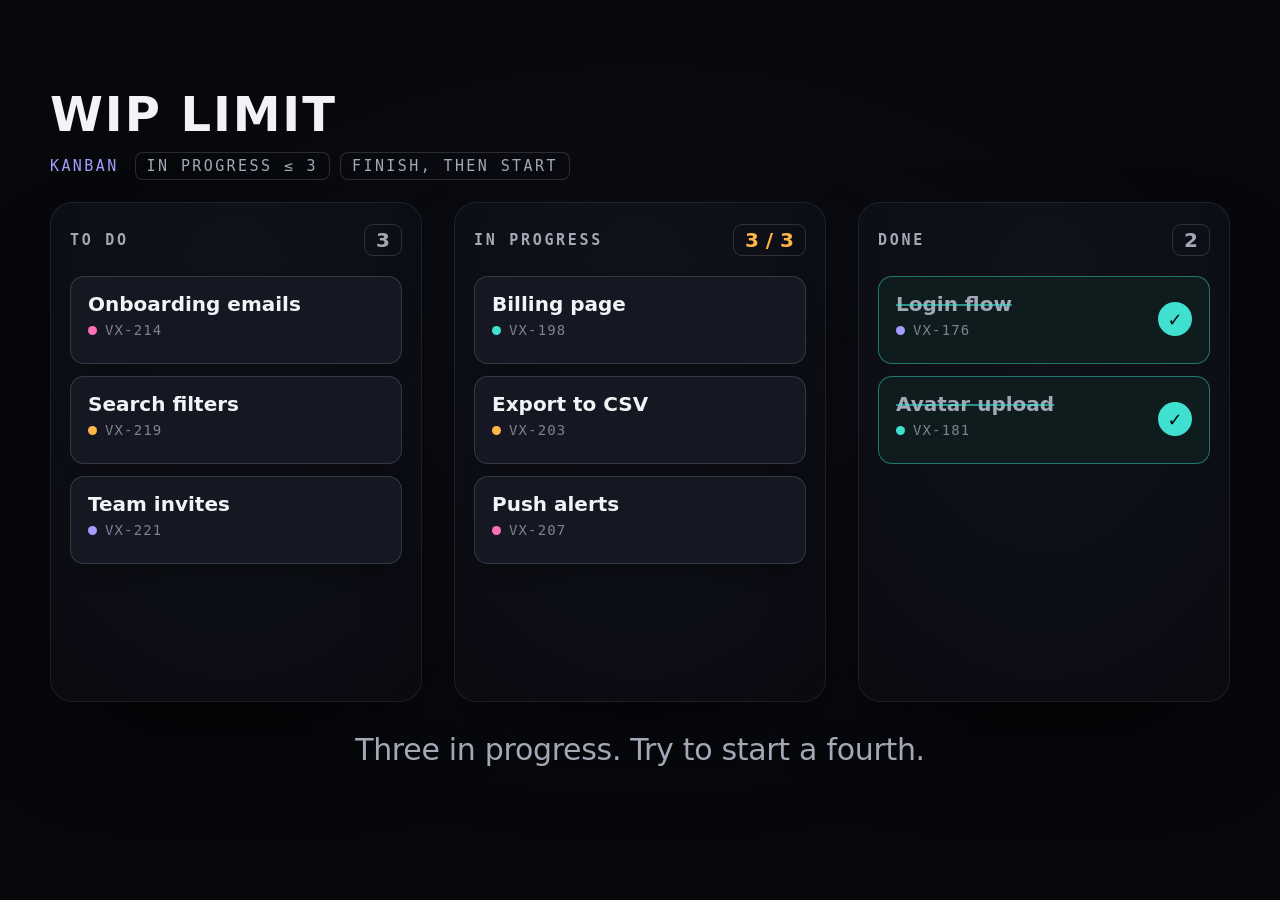
<file: index.html>
<!doctype html>
<html lang="en">
<head>
  <meta charset="utf-8">
  <meta name="viewport" content="width=device-width,initial-scale=1">
  <title>WIP Kanban — veraetogrex_portfolio</title>
  <link rel="stylesheet" href="style.css">
</head>
<body>
  <!-- WIP Kanban · zero dependencies · github.com/veraetogrex-portfolio -->
  <section class="wk" id="board" aria-label="Kanban board with a work-in-progress limit">
    <header class="wk-top">
      <h1 class="wk-title">WIP limit</h1>
      <p class="wk-rules"><span>Kanban</span><b>In progress ≤ 3</b><b>Finish, then start</b></p>
    </header>

    <div class="wk-board">
      <div class="wk-col" data-col="todo"><div class="wk-head"><h2>To do</h2><span class="wk-chip">3</span></div></div>
      <div class="wk-col is-limit" data-col="doing" data-limit="3"><div class="wk-head"><h2>In progress</h2><span class="wk-chip">3 / 3</span></div><p class="wk-hint">Full · finish one first</p></div>
      <div class="wk-col" data-col="done"><div class="wk-head"><h2>Done</h2><span class="wk-chip">2</span></div></div>
    </div>

    <div class="wk-verdict" role="status">
      <p class="wk-caption">Three in progress. Try to start a fourth.</p>
      <p class="wk-score">Finish <span class="g">1</span><span class="a">→</span>start <span class="p">1</span></p>
    </div>
  </section>

  <script src="script.js"></script>
</body>
</html>
</file>
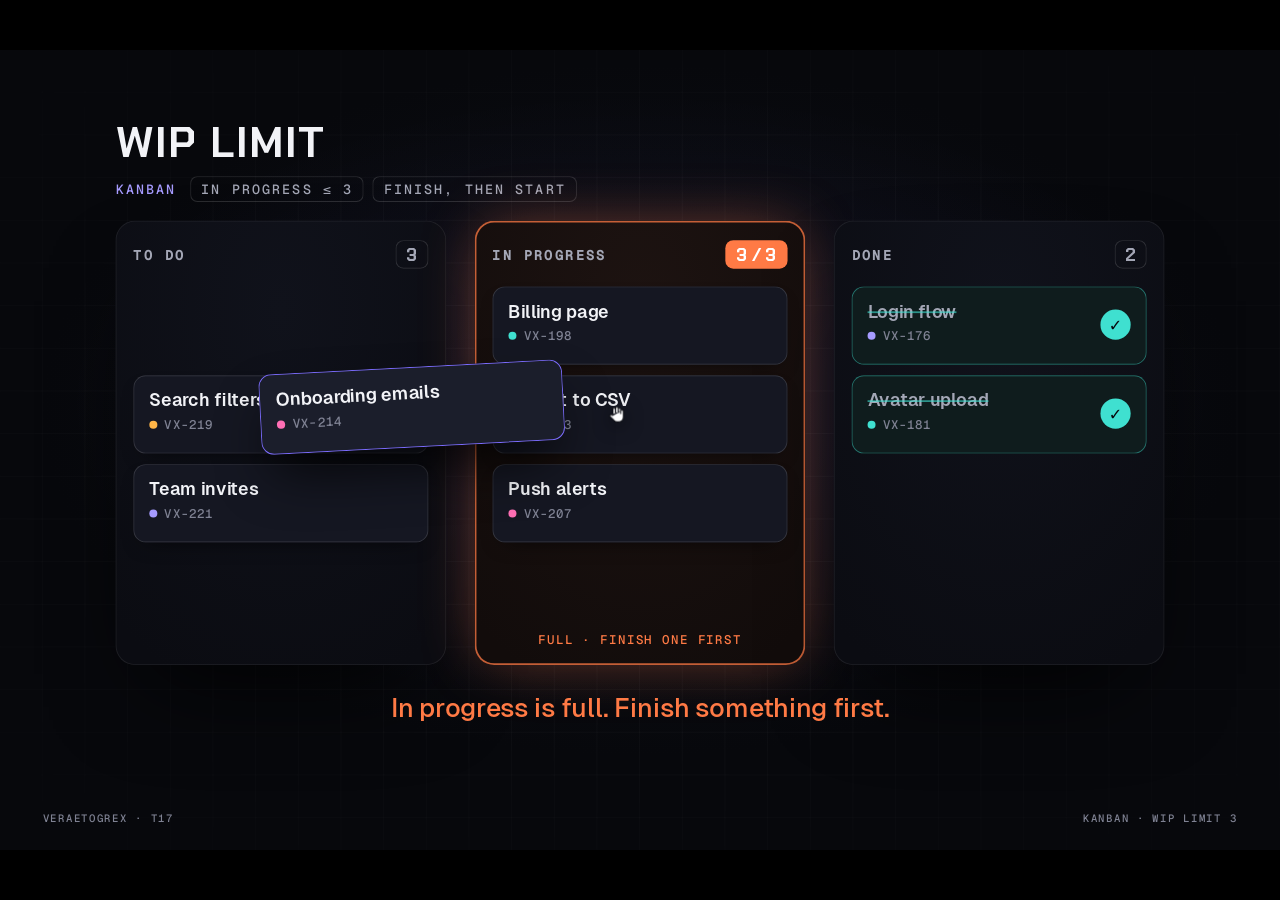
<file: mockup/wip-kanban.autoplay.html>
<!doctype html>
<html lang="en">
<head>
<meta charset="utf-8">
<meta name="viewport" content="width=device-width,initial-scale=1">
<title>T17 WIP Kanban — a full column pushes back</title>
<link rel="stylesheet" href="_shared/nocturne.css">
<link rel="stylesheet" href="../style.css">
<style>
  /* the component from source/, dressed in Nocturne type */
  #stage{background:radial-gradient(ellipse 65% 60% at 50% 45%,#0E1018 0%,var(--void) 72%);
    --font:var(--f-text);--mono:var(--f-mono);--display:var(--f-display)}
  #stage .wk{position:absolute;left:130px;top:80px;zoom:1;z-index:1}
  .halo{position:absolute;left:50%;top:44%;width:1300px;height:700px;margin:-350px 0 0 -650px;border-radius:50%;pointer-events:none;z-index:0;
    background:radial-gradient(closest-side,rgba(124,108,255,.08),rgba(0,0,0,0))}

</style>
</head>
<body>
<div id="stage" class="grid" data-title="T17 WIP Kanban" data-url="veraetogrex-portfolio.github.io/wip-kanban">
  <div class="halo"></div>
  <section class="wk" id="board" aria-label="Kanban board with a work-in-progress limit">
    <header class="wk-top">
      <h1 class="wk-title">WIP limit</h1>
      <p class="wk-rules"><span>Kanban</span><b>In progress ≤ 3</b><b>Finish, then start</b></p>
    </header>

    <div class="wk-board">
      <div class="wk-col" data-col="todo"><div class="wk-head"><h2>To do</h2><span class="wk-chip">3</span></div></div>
      <div class="wk-col is-limit" data-col="doing" data-limit="3"><div class="wk-head"><h2>In progress</h2><span class="wk-chip">3 / 3</span></div><p class="wk-hint">Full · finish one first</p></div>
      <div class="wk-col" data-col="done"><div class="wk-head"><h2>Done</h2><span class="wk-chip">2</span></div></div>
    </div>

    <div class="wk-verdict" role="status">
      <p class="wk-caption">Three in progress. Try to start a fourth.</p>
      <p class="wk-score">Finish <span class="g">1</span><span class="a">→</span>start <span class="p">1</span></p>
    </div>
  </section>
  <div class="status-line"><span>Veraetogrex · T17</span><span>Kanban · WIP limit 3</span></div>
</div>
<script>window.AUTOPLAY = true;</script>
<script src="_shared/stage.js"></script>
<script src="../script.js"></script>
<script>
const wk = document.querySelector('#board').kanban;
const into = (col, row) => { const r = Stage.rect(wk.col(col)); return [r.x + 186, r.y + 118 + row * 100]; };
Stage.init({
  reset: () => wk.reset(),
  cursorStart: [330, 300],                 // resting on the first To do card
  async demo(s) {
    const t0 = performance.now();
    await s.drag(into('doing', 1), 900, { from: wk.card('VX-214'), fromMs: 200, post: 260 });   // full: it pushes back
    await s.until(t0, 1900);
    await s.drag(into('done', 0), 800, { from: wk.card('VX-198'), fromMs: 380 });             // finish one
    await s.until(t0, 3300);
    await s.drag(into('doing', 2), 800, { from: wk.card('VX-214'), fromMs: 420 });            // now it fits
    await s.until(t0, 5600);
    wk.reset();                            // cards glide back = first frame
    await s.until(t0, 6400);
  },
});
</script>
</body>
</html>
</file>
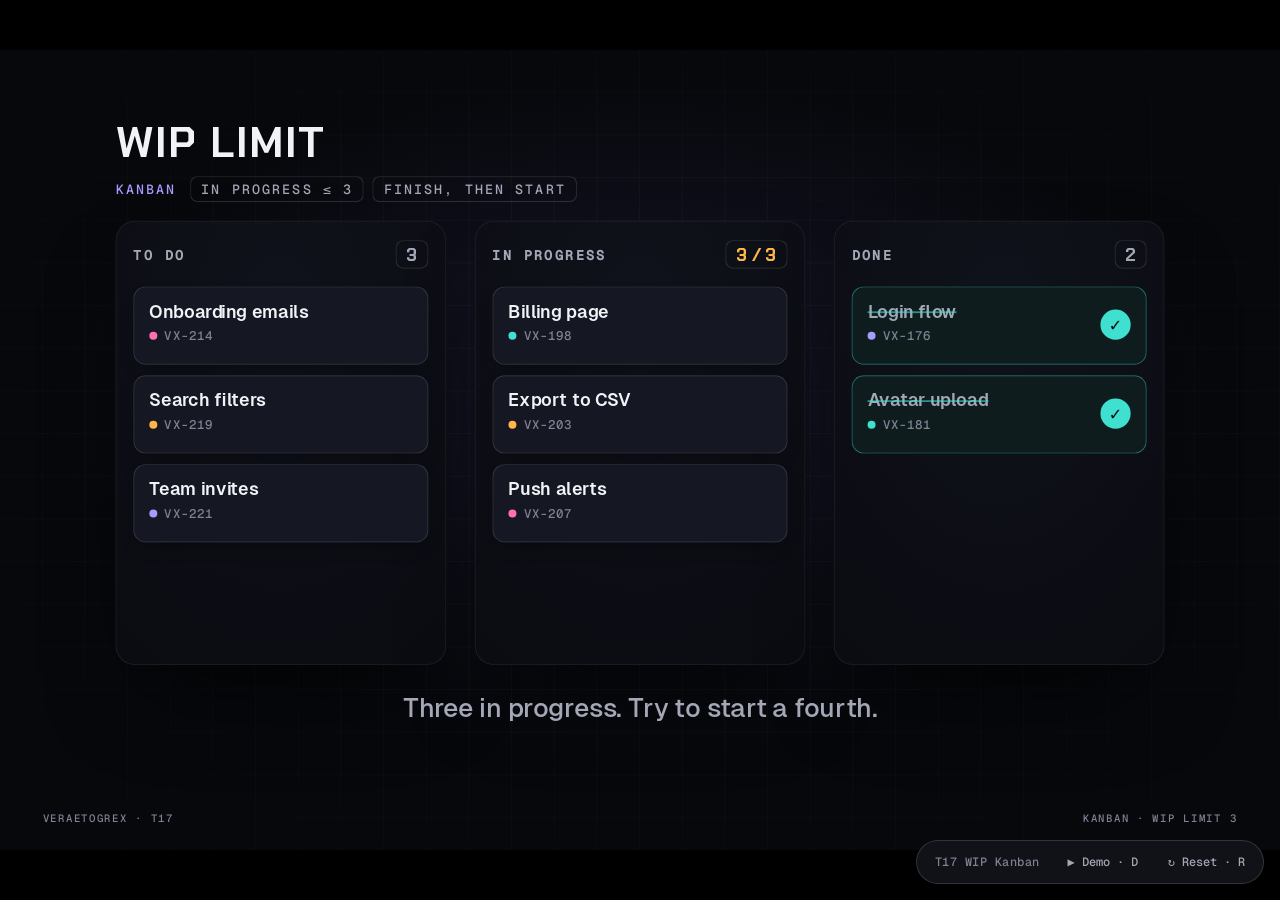
<file: mockup/wip-kanban.html>
<!doctype html>
<html lang="en">
<head>
<meta charset="utf-8">
<meta name="viewport" content="width=device-width,initial-scale=1">
<title>T17 WIP Kanban — a full column pushes back</title>
<link rel="stylesheet" href="_shared/nocturne.css">
<link rel="stylesheet" href="../style.css">
<style>
  /* the component from source/, dressed in Nocturne type */
  #stage{background:radial-gradient(ellipse 65% 60% at 50% 45%,#0E1018 0%,var(--void) 72%);
    --font:var(--f-text);--mono:var(--f-mono);--display:var(--f-display)}
  #stage .wk{position:absolute;left:130px;top:80px;zoom:1;z-index:1}
  .halo{position:absolute;left:50%;top:44%;width:1300px;height:700px;margin:-350px 0 0 -650px;border-radius:50%;pointer-events:none;z-index:0;
    background:radial-gradient(closest-side,rgba(124,108,255,.08),rgba(0,0,0,0))}

</style>
</head>
<body>
<div id="stage" class="grid" data-title="T17 WIP Kanban" data-url="veraetogrex-portfolio.github.io/wip-kanban">
  <div class="halo"></div>
  <section class="wk" id="board" aria-label="Kanban board with a work-in-progress limit">
    <header class="wk-top">
      <h1 class="wk-title">WIP limit</h1>
      <p class="wk-rules"><span>Kanban</span><b>In progress ≤ 3</b><b>Finish, then start</b></p>
    </header>

    <div class="wk-board">
      <div class="wk-col" data-col="todo"><div class="wk-head"><h2>To do</h2><span class="wk-chip">3</span></div></div>
      <div class="wk-col is-limit" data-col="doing" data-limit="3"><div class="wk-head"><h2>In progress</h2><span class="wk-chip">3 / 3</span></div><p class="wk-hint">Full · finish one first</p></div>
      <div class="wk-col" data-col="done"><div class="wk-head"><h2>Done</h2><span class="wk-chip">2</span></div></div>
    </div>

    <div class="wk-verdict" role="status">
      <p class="wk-caption">Three in progress. Try to start a fourth.</p>
      <p class="wk-score">Finish <span class="g">1</span><span class="a">→</span>start <span class="p">1</span></p>
    </div>
  </section>
  <div class="status-line"><span>Veraetogrex · T17</span><span>Kanban · WIP limit 3</span></div>
</div>
<script src="_shared/stage.js"></script>
<script src="../script.js"></script>
<script>
const wk = document.querySelector('#board').kanban;
const into = (col, row) => { const r = Stage.rect(wk.col(col)); return [r.x + 186, r.y + 118 + row * 100]; };
Stage.init({
  reset: () => wk.reset(),
  cursorStart: [330, 300],                 // resting on the first To do card
  async demo(s) {
    const t0 = performance.now();
    await s.drag(into('doing', 1), 900, { from: wk.card('VX-214'), fromMs: 200, post: 260 });   // full: it pushes back
    await s.until(t0, 1900);
    await s.drag(into('done', 0), 800, { from: wk.card('VX-198'), fromMs: 380 });             // finish one
    await s.until(t0, 3300);
    await s.drag(into('doing', 2), 800, { from: wk.card('VX-214'), fromMs: 420 });            // now it fits
    await s.until(t0, 5600);
    wk.reset();                            // cards glide back = first frame
    await s.until(t0, 6400);
  },
});
</script>
</body>
</html>
</file>
<file: style.css>
/* WIP Kanban — github.com/veraetogrex-portfolio · zero dependencies */
:root {
  --bg: #07080c;
  --panel: #0b0c12;
  --card: #151722;
  --text: #f2f3f7;
  --text-2: #a4a7b6;
  --text-3: #7f8293;
  --line: rgba(255, 255, 255, .08);
  --line-2: rgba(255, 255, 255, .14);
  --pulse: #7c6cff;
  --pulse-soft: #a69bff;
  --ion: #3fe0d0;     /* a slot is free · done */
  --flare: #ff7a45;   /* the column is full */
  --amber: #ffb547;
  --pink: #ff6fb5;
  --font: system-ui, -apple-system, "Segoe UI", sans-serif;
  --mono: ui-monospace, "SF Mono", Menlo, Consolas, monospace;
  --display: var(--font);
}

* { box-sizing: border-box; }
body {
  margin: 0; min-height: 100vh; display: grid; place-items: center; overflow: hidden;
  background: radial-gradient(65% 60% at 50% 45%, #0e1018, var(--bg) 72%);
  color: var(--text); font: 16px/1.4 var(--font);
}
h1, h2, p { margin: 0; }

.wk { position: relative; width: 1180px; height: 720px; user-select: none; }
@media (max-width: 1240px) { .wk { zoom: .8; } }
@media (max-width: 960px)  { .wk { zoom: .6; } }
@media (max-width: 720px)  { .wk { zoom: .3; } }

/* ── header ─────────────────────────────────────────── */
.wk-top { height: 96px; }
.wk-title { font: 700 48px/1 var(--display); letter-spacing: .04em; text-transform: uppercase; }
.wk-rules { margin-top: 14px; display: flex; align-items: center; gap: 10px; font: 500 15px var(--mono); letter-spacing: .16em; text-transform: uppercase; color: var(--text-3); }
.wk-rules span { margin-right: 6px; color: var(--pulse-soft); }
.wk-rules b { padding: 5px 12px; border-radius: 8px; font-weight: 500; color: var(--text-2); box-shadow: 0 0 0 1px var(--line-2) inset; }

/* ── board ──────────────────────────────────────────── */
.wk-board { position: absolute; left: 0; top: 112px; width: 1180px; height: 500px; }
.wk-col {
  position: absolute; top: 0; width: 372px; height: 500px; border-radius: 22px; padding: 22px 20px;
  background: radial-gradient(80% 90% at 50% 20%, #10121b, var(--panel));
  box-shadow: 0 0 0 1px var(--line) inset, 0 50px 110px -40px rgba(0, 0, 0, .9);
  transition: box-shadow .25s, background .25s;
}
.wk-col:nth-child(1) { left: 0; } .wk-col:nth-child(2) { left: 404px; } .wk-col:nth-child(3) { left: 808px; }
.wk-head { display: flex; align-items: center; justify-content: space-between; }
.wk-head h2 { font: 600 15px var(--mono); letter-spacing: .18em; text-transform: uppercase; color: var(--text-2); }
.wk-chip { padding: 6px 12px; border-radius: 9px; font: 700 20px/1 var(--display); font-variant-numeric: tabular-nums; color: var(--text-2); box-shadow: 0 0 0 1px var(--line-2) inset; transition: color .2s, box-shadow .2s, background .2s; }
.wk-col.is-limit .wk-chip { color: var(--amber); }
.wk-col.is-limit .wk-chip.is-free { color: var(--ion); box-shadow: 0 0 0 1px rgba(63, 224, 208, .5) inset; }
.wk-col.is-full { background: radial-gradient(80% 90% at 50% 20%, #1d1311, #120c0b); box-shadow: 0 0 0 2px rgba(255, 122, 69, .75) inset, 0 0 70px -12px rgba(255, 122, 69, .45); }
.wk-col.is-full .wk-chip { color: #fff; background: var(--flare); box-shadow: none; animation: wk-shake .36s infinite; }
.wk-col.is-open { box-shadow: 0 0 0 2px rgba(63, 224, 208, .6) inset, 0 0 60px -14px rgba(63, 224, 208, .45); }
@keyframes wk-shake { 25% { transform: translateX(-3px) rotate(-2deg); } 75% { transform: translateX(3px) rotate(2deg); } }
.wk-hint { position: absolute; left: 20px; right: 20px; bottom: 20px; text-align: center; font: 500 14px var(--mono); letter-spacing: .14em; text-transform: uppercase; color: var(--text-3); opacity: 0; transition: opacity .2s; }
.wk-col.is-full .wk-hint { opacity: 1; color: var(--flare); }

/* cards live on the board and move with transforms */
.wk-card {
  position: absolute; left: 0; top: 0; width: 332px; height: 88px; border-radius: 14px; padding: 16px 18px;
  background: var(--card); box-shadow: 0 0 0 1px var(--line-2) inset, 0 10px 24px -14px rgba(0, 0, 0, .8);
  transition: transform .5s cubic-bezier(.34, 1.4, .64, 1), box-shadow .2s, background .2s; cursor: grab; touch-action: none; z-index: 1;
}
.wk-card b { display: block; font: 600 20px var(--font); }
.wk-card span { display: flex; align-items: center; gap: 8px; margin-top: 6px; font: 500 14px var(--mono); letter-spacing: .08em; color: var(--text-3); }
.wk-card span::before { content: ""; width: 9px; height: 9px; border-radius: 50%; background: var(--dot, var(--pulse)); }
.wk-card.is-drag { transition: box-shadow .2s, background .2s; z-index: 5; cursor: grabbing; background: #1b1e2b; box-shadow: 0 0 0 1px var(--pulse) inset, 0 30px 60px -16px rgba(0, 0, 0, .9); }
.wk-card.is-done { background: #0f1c1d; box-shadow: 0 0 0 1px rgba(63, 224, 208, .45) inset; }
.wk-card.is-done b { color: var(--text-2); text-decoration: line-through; text-decoration-color: rgba(63, 224, 208, .6); }
.wk-card.is-done::after { content: "✓"; position: absolute; right: 18px; top: 26px; width: 34px; height: 34px; border-radius: 50%; display: grid; place-items: center; font: 700 18px var(--font); color: #07080c; background: var(--ion); }

.wk-confetti { position: absolute; width: 8px; height: 14px; border-radius: 2px; pointer-events: none; z-index: 6; animation: wk-fly .9s cubic-bezier(.2, .8, .2, 1) forwards; }
@keyframes wk-fly { from { transform: translate(0, 0) rotate(0); opacity: 1; } to { transform: translate(var(--dx), var(--dy)) rotate(var(--r)); opacity: 0; } }

/* ── verdict ────────────────────────────────────────── */
.wk-verdict { position: absolute; left: 0; right: 0; top: 632px; height: 70px; text-align: center; }
.wk-verdict > * { position: absolute; left: 0; right: 0; top: 0; transition: opacity .35s, transform .45s cubic-bezier(.34, 1.56, .64, 1); }
.wk-caption { font: 500 30px var(--font); letter-spacing: -.01em; color: var(--text-2); line-height: 56px; transition: color .3s; }
.wk-caption.is-bad { color: var(--flare); } .wk-caption.is-good { color: var(--ion); }
.wk-score { font: 700 54px/56px var(--display); letter-spacing: .02em; text-transform: uppercase; opacity: 0; transform: translateY(18px) scale(.94); }
.wk-score .g { color: var(--ion); } .wk-score .p { color: var(--pulse-soft); } .wk-score .a { color: var(--text-3); margin: 0 14px; }
.wk.is-done .wk-caption { opacity: 0; transform: translateY(-14px); }
.wk.is-done .wk-score { opacity: 1; transform: none; }
</file>
<file: mockup/_shared/nocturne.css>
/* Nocturne — shared base styles for the mockups */
@font-face{font-family:"Chakra Petch";font-weight:500;font-display:swap;src:url(fonts/chakra-petch-latin-500-normal.woff2) format("woff2")}
@font-face{font-family:"Chakra Petch";font-weight:600;font-display:swap;src:url(fonts/chakra-petch-latin-600-normal.woff2) format("woff2")}
@font-face{font-family:"Chakra Petch";font-weight:700;font-display:swap;src:url(fonts/chakra-petch-latin-700-normal.woff2) format("woff2")}
@font-face{font-family:"Geist";font-weight:400;font-display:swap;src:url(fonts/geist-sans-latin-400-normal.woff2) format("woff2")}
@font-face{font-family:"Geist";font-weight:500;font-display:swap;src:url(fonts/geist-sans-latin-500-normal.woff2) format("woff2")}
@font-face{font-family:"Geist";font-weight:600;font-display:swap;src:url(fonts/geist-sans-latin-600-normal.woff2) format("woff2")}
@font-face{font-family:"Geist";font-weight:700;font-display:swap;src:url(fonts/geist-sans-latin-700-normal.woff2) format("woff2")}
@font-face{font-family:"Geist Mono";font-weight:400;font-display:swap;src:url(fonts/geist-mono-latin-400-normal.woff2) format("woff2")}
@font-face{font-family:"Geist Mono";font-weight:500;font-display:swap;src:url(fonts/geist-mono-latin-500-normal.woff2) format("woff2")}

:root{
  --void:#07080C; --panel:#0E1016; --panel-2:#111218; --raise:#1A1B24; --raise-2:#22252F;
  --glass:rgba(255,255,255,.05); --glass-strong:rgba(255,255,255,.12);
  --line:rgba(255,255,255,.08); --line-2:rgba(255,255,255,.14);
  --text:#F2F3F7; --text-2:#A4A7B6; --text-3:#7F8293;
  --pulse:#7C6CFF; --pulse-btn:#6A5AF9; --pulse-soft:#A69BFF; --pulse-pale:#C9C2FF;
  --ion:#3FE0D0; --flare:#FF7A45; --pink:#FF6FB5; --amber:#FFB547;
  --daylight:#F4F5F8;
  --r-field:10px; --r-card:14px; --r-panel:20px;
  --f-display:"Chakra Petch","Geist",system-ui,sans-serif;
  --f-text:"Geist","Inter",system-ui,-apple-system,sans-serif;
  --f-mono:"Geist Mono",ui-monospace,"SF Mono",Menlo,monospace;
  --ease-out:cubic-bezier(.2,.8,.2,1);
  --ease-io:cubic-bezier(.65,0,.35,1);
  --ease-back:cubic-bezier(.34,1.56,.64,1);
}
*,*::before,*::after{box-sizing:border-box}
html,body{margin:0;height:100%;background:#000;color:var(--text);font-family:var(--f-text);-webkit-font-smoothing:antialiased;overflow:hidden}
button,input,textarea{font:inherit;color:inherit}
button{cursor:pointer;background:none;border:0;padding:0}

/* viewport and scaling */
.li-viewport{position:fixed;inset:0;overflow:hidden;background:#000}
.li-shell{position:absolute;left:50%;top:50%;transform-origin:50% 50%}
#stage{position:relative;width:1440px;height:900px;overflow:hidden;background:var(--void);isolation:isolate}
#stage.grid::before{content:"";position:absolute;inset:0;pointer-events:none;z-index:0;
  background-image:linear-gradient(var(--line) 1px,transparent 1px),linear-gradient(90deg,var(--line) 1px,transparent 1px);
  background-size:48px 48px;background-position:-1px -1px;opacity:.45;
  -webkit-mask-image:radial-gradient(ellipse 75% 70% at 50% 50%,#000 30%,transparent 100%);
          mask-image:radial-gradient(ellipse 75% 70% at 50% 50%,#000 30%,transparent 100%)}

/* browser frame (?frame) */
.li-browser{width:1440px;border-radius:18px;overflow:hidden;background:#15161D;box-shadow:0 0 0 1px rgba(255,255,255,.08),0 40px 120px rgba(0,0,0,.6)}
.li-browser-bar{height:46px;display:flex;align-items:center;gap:16px;padding:0 18px;background:#121319;border-bottom:1px solid var(--line)}
.li-dots{display:flex;gap:8px}.li-dots i{width:12px;height:12px;border-radius:50%;background:#2A2C36;display:block}
.li-dots i:nth-child(1){background:#FF5F57}.li-dots i:nth-child(2){background:#FEBC2E}.li-dots i:nth-child(3){background:#28C840}
.li-url{flex:0 1 520px;margin:0 auto;height:28px;border-radius:8px;background:#1C1D25;display:flex;align-items:center;justify-content:center;gap:8px;font:500 13px var(--f-mono);color:var(--text-2);letter-spacing:.02em}
.li-url::before{content:"";width:9px;height:11px;border:1.5px solid var(--text-3);border-radius:2px 2px 3px 3px;border-top-width:4px;opacity:.7}

/* demo cursor */
#li-cursor{position:absolute;left:0;top:0;width:28px;height:28px;z-index:9999;pointer-events:none;opacity:0;transition:opacity .2s;will-change:transform;filter:drop-shadow(0 4px 10px rgba(0,0,0,.55))}
#li-cursor.on{opacity:1}
#li-cursor svg{display:block;transform-origin:4px 3px;transition:transform .12s var(--ease-out)}
#li-cursor.down svg{transform:scale(.82)}
#li-cursor.grab .arrow{display:none}#li-cursor:not(.grab) .hand{display:none}
.li-ripple{position:absolute;width:44px;height:44px;margin:-22px 0 0 -22px;border-radius:50%;border:2px solid rgba(255,255,255,.85);pointer-events:none;z-index:9998;animation:li-ripple .5s var(--ease-out) forwards}
@keyframes li-ripple{from{transform:scale(.3);opacity:.9}to{transform:scale(1.35);opacity:0}}
#stage.demo-running, #stage.demo-running *{cursor:none!important}

/* control pill outside the stage (interactive mode only) */
.li-controls{position:fixed;right:16px;bottom:16px;z-index:10;display:flex;gap:6px;padding:6px;border-radius:999px;background:rgba(20,21,28,.86);border:1px solid var(--line-2);backdrop-filter:blur(10px);font:500 12px var(--f-mono);letter-spacing:.04em}
.li-controls button{padding:7px 12px;border-radius:999px;color:var(--text-2)}
.li-controls button:hover{background:var(--raise-2);color:var(--text)}
.li-controls .li-title{padding:7px 10px 7px 12px;color:var(--text-3)}
body.autoplay .li-controls,body.clean .li-controls{display:none}

/* shared primitives */
.mono{font-family:var(--f-mono);letter-spacing:.08em;text-transform:uppercase}
.display{font-family:var(--f-display);text-transform:uppercase;letter-spacing:.02em}
.btn{display:inline-flex;align-items:center;justify-content:center;gap:10px;height:52px;padding:0 26px;border-radius:var(--r-field);background:var(--pulse-btn);color:#fff;font:600 17px var(--f-text);box-shadow:0 0 0 1px rgba(255,255,255,.1) inset,0 10px 30px -10px rgba(124,108,255,.8)}
.btn.ghost{background:var(--glass);box-shadow:0 0 0 1px var(--line-2) inset;color:var(--text)}
.field{height:56px;border-radius:var(--r-field);background:rgba(255,255,255,.035);border:1px solid var(--line-2);padding:0 18px;display:flex;align-items:center;font-size:18px;color:var(--text);outline:none;transition:border-color .2s,box-shadow .2s}
.field:focus,.field.focus{border-color:var(--pulse);box-shadow:0 0 0 4px rgba(124,108,255,.18)}
.card{background:var(--panel);border:1px solid var(--line);border-radius:var(--r-panel)}
.hud-corners{position:absolute;inset:-10px;pointer-events:none;
  background:
   linear-gradient(var(--c,var(--line-2)) 0 0) left top/18px 1px no-repeat,linear-gradient(var(--c,var(--line-2)) 0 0) left top/1px 18px no-repeat,
   linear-gradient(var(--c,var(--line-2)) 0 0) right top/18px 1px no-repeat,linear-gradient(var(--c,var(--line-2)) 0 0) right top/1px 18px no-repeat,
   linear-gradient(var(--c,var(--line-2)) 0 0) left bottom/18px 1px no-repeat,linear-gradient(var(--c,var(--line-2)) 0 0) left bottom/1px 18px no-repeat,
   linear-gradient(var(--c,var(--line-2)) 0 0) right bottom/18px 1px no-repeat,linear-gradient(var(--c,var(--line-2)) 0 0) right bottom/1px 18px no-repeat}
.status-line{position:absolute;left:48px;right:48px;bottom:28px;display:flex;justify-content:space-between;font:500 12px var(--f-mono);letter-spacing:.14em;text-transform:uppercase;color:var(--text-3);z-index:2}

@media (prefers-reduced-motion: reduce){
  *,*::before,*::after{animation-duration:150ms!important;transition-duration:150ms!important}
}
</file>
